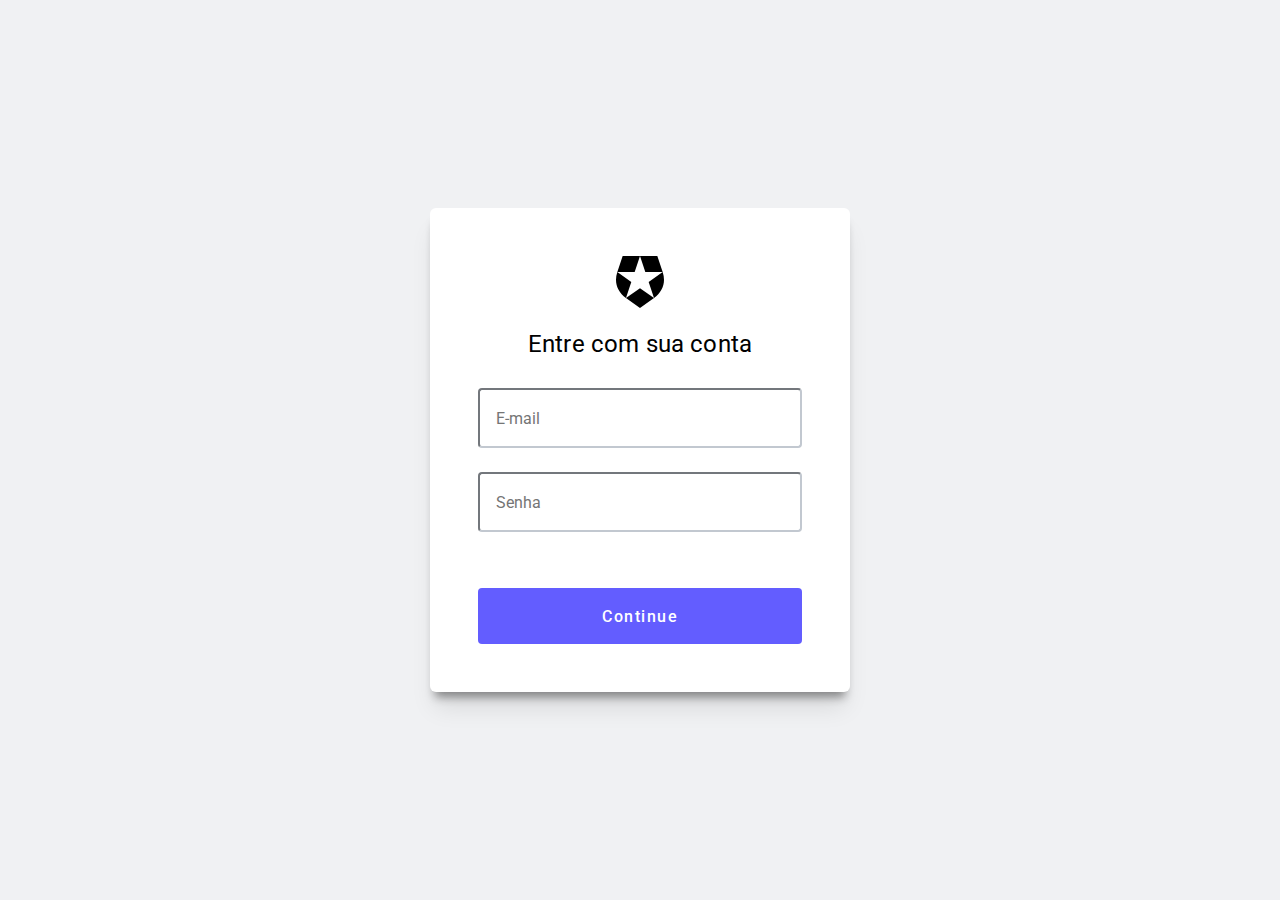
<file: index.html>
<!DOCTYPE html>
<html lang="en">

<head>
    <meta charset="UTF-8">
    <meta http-equiv="X-UA-Compatible" content="IE=edge">
    <meta name="viewport" content="width=device-width, initial-scale=1.0">
    <title>Login</title>
    <link rel="stylesheet" href="style.css" />
    <link rel="preconnect" href="https://fonts.googleapis.com" />
    <link rel="preconnect" href="https://fonts.gstatic.com" crossorigin />
    <link href="https://fonts.googleapis.com/css2?family=Roboto:wght@300;400;500;700&display=swap" rel="stylesheet" />
</head>

<body>
    <main class="card">
        <header class="header">
            <img class="logo" src="./assets/img/logo.svg" />
            <h5 class="title">Entre com sua conta</h5>
        </header>

        <form class="form" id="login">
            <input class="input" id="email" type="email" placeholder="E-mail" />
            <input class="input" id="senha" type="password" placeholder="Senha" />
            <button class="button" type="submit">Continue</button>
        </form>
    </main>
</body>
<script src="script.js"></script>

</html>
</file>
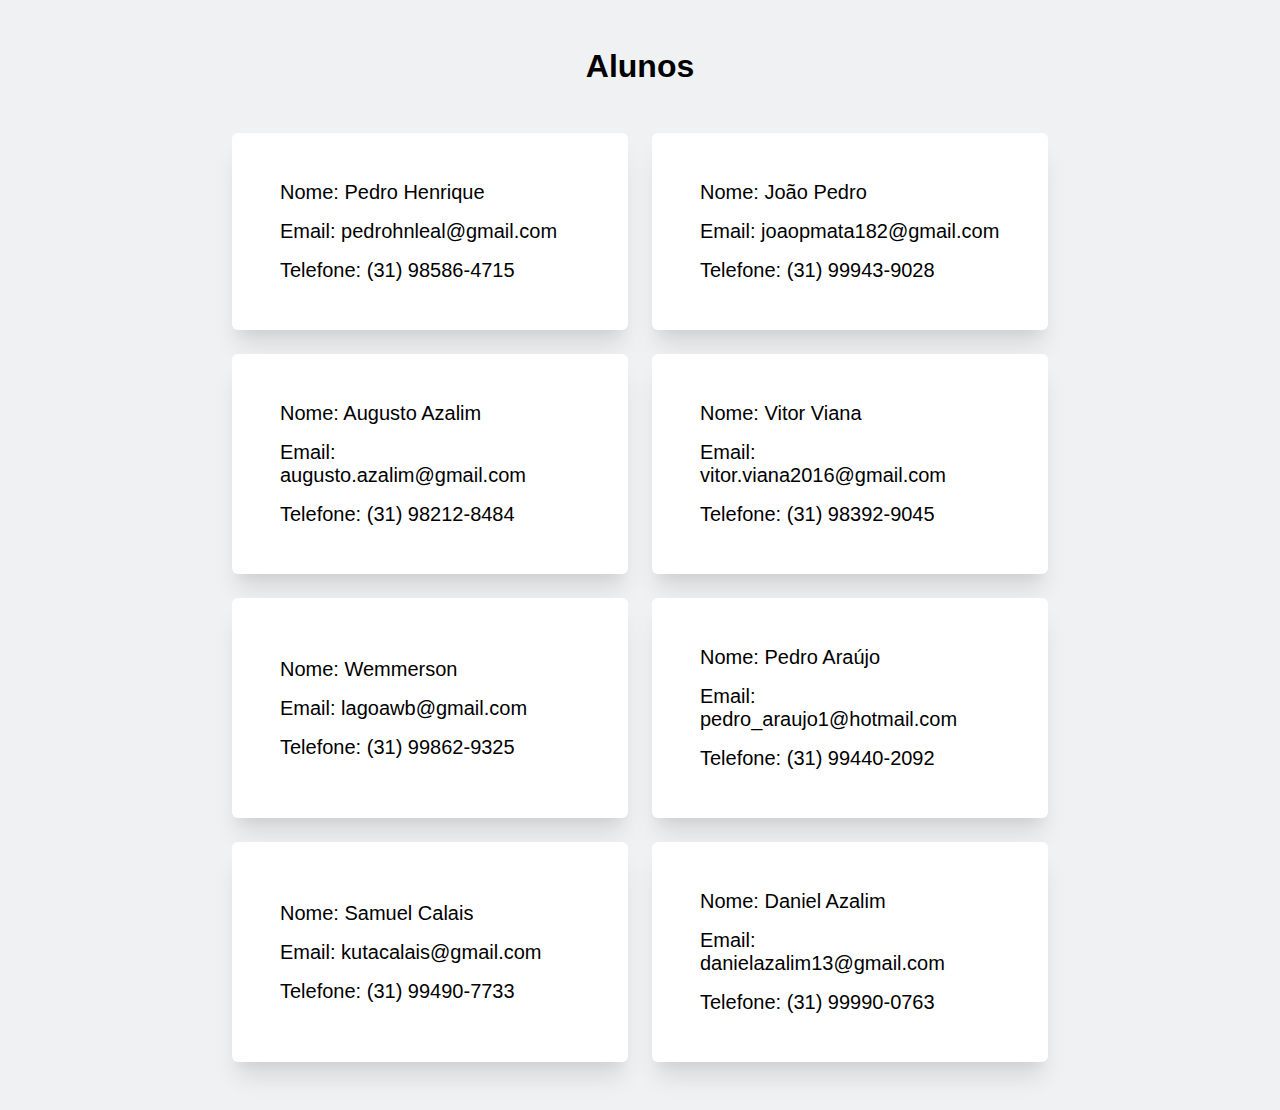
<file: home/index.html>
<!DOCTYPE html>
<html lang="en">

<head>
    <meta charset="UTF-8">
    <meta http-equiv="X-UA-Compatible" content="IE=edge">
    <meta name="viewport" content="width=device-width, initial-scale=1.0">
    <title>Home</title>
    <link rel="stylesheet" href="style.css">
</head>

<body>
    <h1>Alunos</h1>
    <div class="card-wrapper">
        <div class="card" onclick="window.location.href = '/student/index.html?github=pedrohnleal' ">
            <h6 class="text">Nome: Pedro Henrique</h6>
            <h6 class="text">Email: pedrohnleal@gmail.com</h6>
            <h6 class="text">Telefone: (31) 98586-4715</h6>
        </div>

        <div class="card" onclick="window.location.href = '/student/index.html?github=joaopedromata' ">
            <h6 class="text">Nome: João Pedro</h6>
            <h6 class="text">Email: joaopmata182@gmail.com</h6>
            <h6 class="text">Telefone: (31) 99943-9028</h6>
        </div>

        <div class="card" onclick="window.location.href = '/student/index.html?github=augustoazalim' ">
            <h6 class="text">Nome: Augusto Azalim</h6>
            <h6 class="text">Email: augusto.azalim@gmail.com</h6>
            <h6 class="text">Telefone: (31) 98212-8484</h6>
        </div>

        <div class="card" onclick="window.location.href = '/student/index.html?github=vitorvianafr' ">
            <h6 class="text">Nome: Vitor Viana</h6>
            <h6 class="text">Email: vitor.viana2016@gmail.com</h6>
            <h6 class="text">Telefone: (31) 98392-9045</h6>
        </div>

        <div class="card" onclick="window.location.href = '/student/index.html?github=thorwbm' ">
            <h6 class="text">Nome: Wemmerson</h6>
            <h6 class="text">Email: lagoawb@gmail.com</h6>
            <h6 class="text">Telefone: (31) 99862-9325</h6>
        </div>

        <div class="card" onclick="window.location.href = '/student/index.html?github=Pedroaraujogf' ">
            <h6 class="text">Nome: Pedro Araújo</h6>
            <h6 class="text">Email: pedro_araujo1@hotmail.com</h6>
            <h6 class="text">Telefone: (31) 99440-2092</h6>
        </div>

        <div class="card" onclick="window.location.href = '/student/index.html?github=SamuelFCalais' ">
            <h6 class="text">Nome: Samuel Calais</h6>
            <h6 class="text">Email: kutacalais@gmail.com</h6>
            <h6 class="text">Telefone: (31) 99490-7733</h6>
        </div>

        <div class="card" onclick="window.location.href = '/student/index.html?github=azalim12' ">
            <h6 class="text">Nome: Daniel Azalim</h6>
            <h6 class="text">Email: danielazalim13@gmail.com</h6>
            <h6 class="text">Telefone: (31) 99990-0763</h6>
        </div>
    </div>
</body>

</html>
</file>
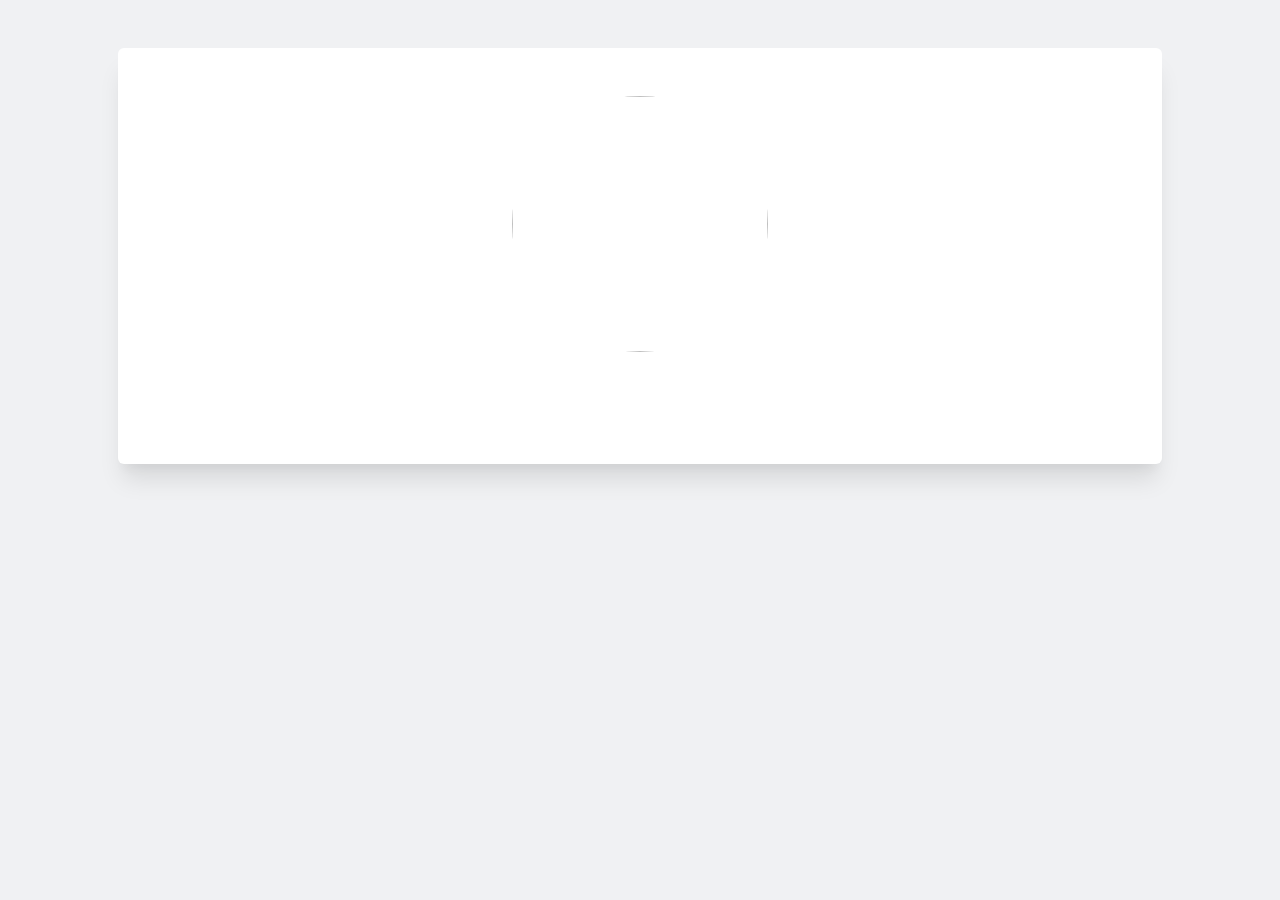
<file: student/index.html>
<!DOCTYPE html>
<html lang="en">

<head>
    <meta charset="UTF-8">
    <meta http-equiv="X-UA-Compatible" content="IE=edge">
    <meta name="viewport" content="width=device-width, initial-scale=1.0">
    <link rel="stylesheet" href="style.css">
    <title>Students</title>
</head>

<body>
    <div class="user">
        <img id="image" />
        <h1 class="name" id="name"></h1>
        <p id="repositories"></p>
        <p id="following"></p>
        <p id="followers"></p>
    </div>
</body>
<script src="script.js"></script>

</html>
</file>
<file: style.css>
* {
    margin: 0;
    padding: 0;
    font-family: 'Roboto', sans-serif;
}

body {
    height: 100vh;
    width: 100vw;
    background: #F0F1F3;

    display: flex;
    align-items: center;
    justify-content: center;
}

.card {
    background: #FFFFFF;

    border-radius: 6px;
    box-shadow: 0px 20px 25px -5px rgba(0, 0, 0, 0.1), 0px 10px 10px -5px rgba(0, 0, 0, 0.4);
    padding: 48px;
}

.header {
    display: flex;
    flex-direction: column;
    align-items: center;
    gap: 24px;
}

.logo {
    height: 52px;
    width: 48px;
}

.title {
    font-size: 24px;
    line-height: 24px;
    letter-spacing: 0.18px;
    font-weight: 400;
}

.form {
    margin-top: 32px;
    display: flex;
    flex-direction: column;
    gap: 24px;
}

.input {
    width: 288px;
    height: 56px;
    font-size: 16px;
    padding-left: 16px;
    padding-right: 16px;
    border-radius: 4px;
    border-color: #C2C8D0;
}

.button {
    border: none;
    height: 56px;
    background: #635DFF;
    color: #FFFFFF;
    font-size: 16px;
    font-weight: 500;
    letter-spacing: 1.5px;
    border-radius: 4px;
    margin-top: 32px;
    cursor: pointer;

    transition: all 300ms;
}

.button:hover {
    filter: brightness(80%);
}
</file>
<file: home/style.css>
* {
    margin: 0;
    padding: 0;
    font-family: 'Roboto', sans-serif;
}

body {
    min-height: calc(100vh - 96px);
    width: calc(100vw - 96px);
    background: #f0f1f3;

    padding: 48px;
    display: flex;
    flex-direction: column;
    align-items: center;
    gap: 48px;
}

.card-wrapper {
    display: flex;
    justify-content: center;
    flex-wrap: wrap;
    width: 100%;
    gap: 24px;
}

.card {
    background: #ffffff;

    padding: 48px;
    border-radius: 6px;
    box-shadow: 0px 20px 25px -5px rgba(0, 0, 0, 0.1),
        0px 10px 10px -5px rgba(0, 0, 0, 0.04);

    display: flex;
    flex-direction: column;
    justify-content: center;
    align-items: flex-start;

    gap: 16px;
    width: 300px;

    cursor: pointer;
}

.text {
    font-size: 20px;
    font-weight: 500;
}
</file>
<file: student/style.css>
* {
    margin: 0;
    padding: 0;
    font-family: "Roboto", sans-serif;
}

body {
    min-height: calc(100vh - 96px);
    width: calc(100vw - 96px);
    background: #f0f1f3;

    padding: 48px;
    display: flex;
    flex-direction: column;
    align-items: center;
    gap: 48px;
}

.user {
    background: #ffffff;

    padding: 48px;
    border-radius: 6px;
    box-shadow: 0px 20px 25px -5px rgba(0, 0, 0, 0.1),
        0px 10px 10px -5px rgba(0, 0, 0, 0.04);

    display: flex;
    flex-direction: column;
    justify-content: center;
    align-items: center;
    width: 80%;

    gap: 16px;
}


img {
    width: 256px;
    height: 256px;
    border-radius: 50%;
}
</file>
